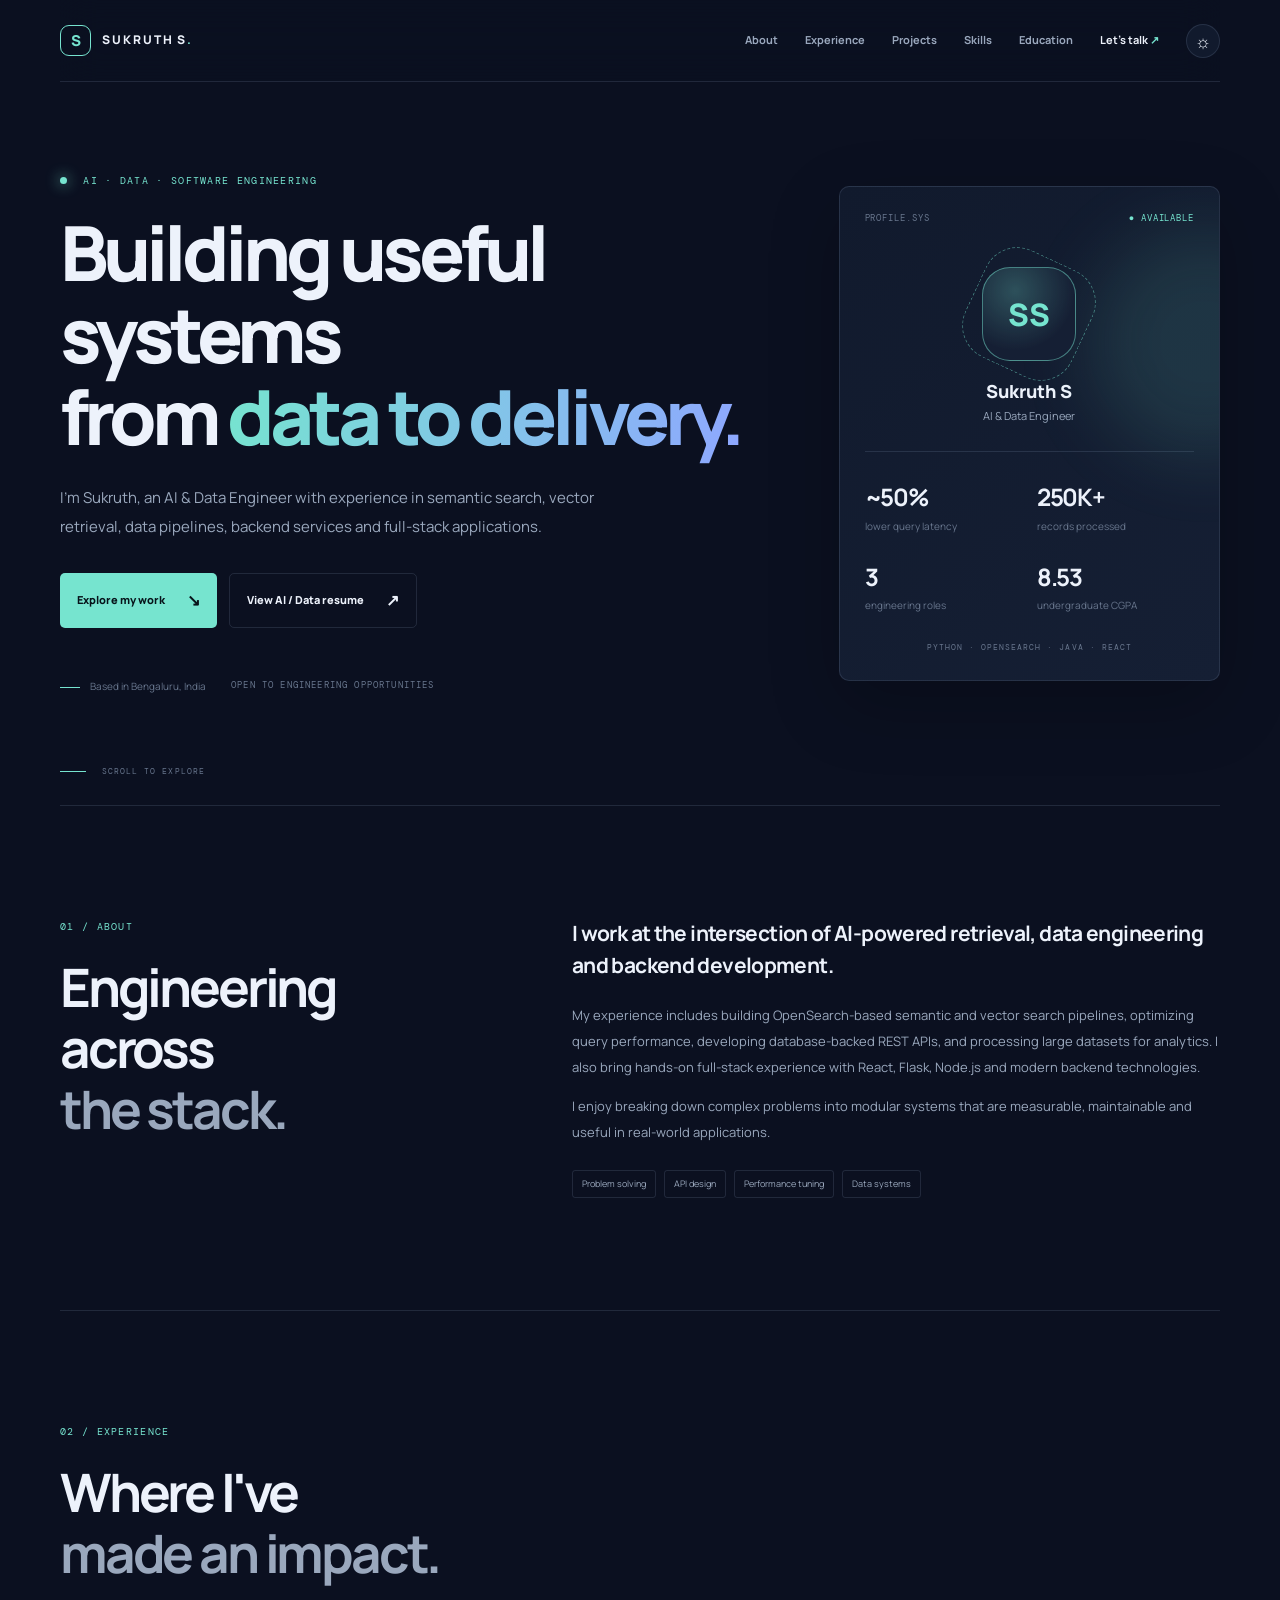
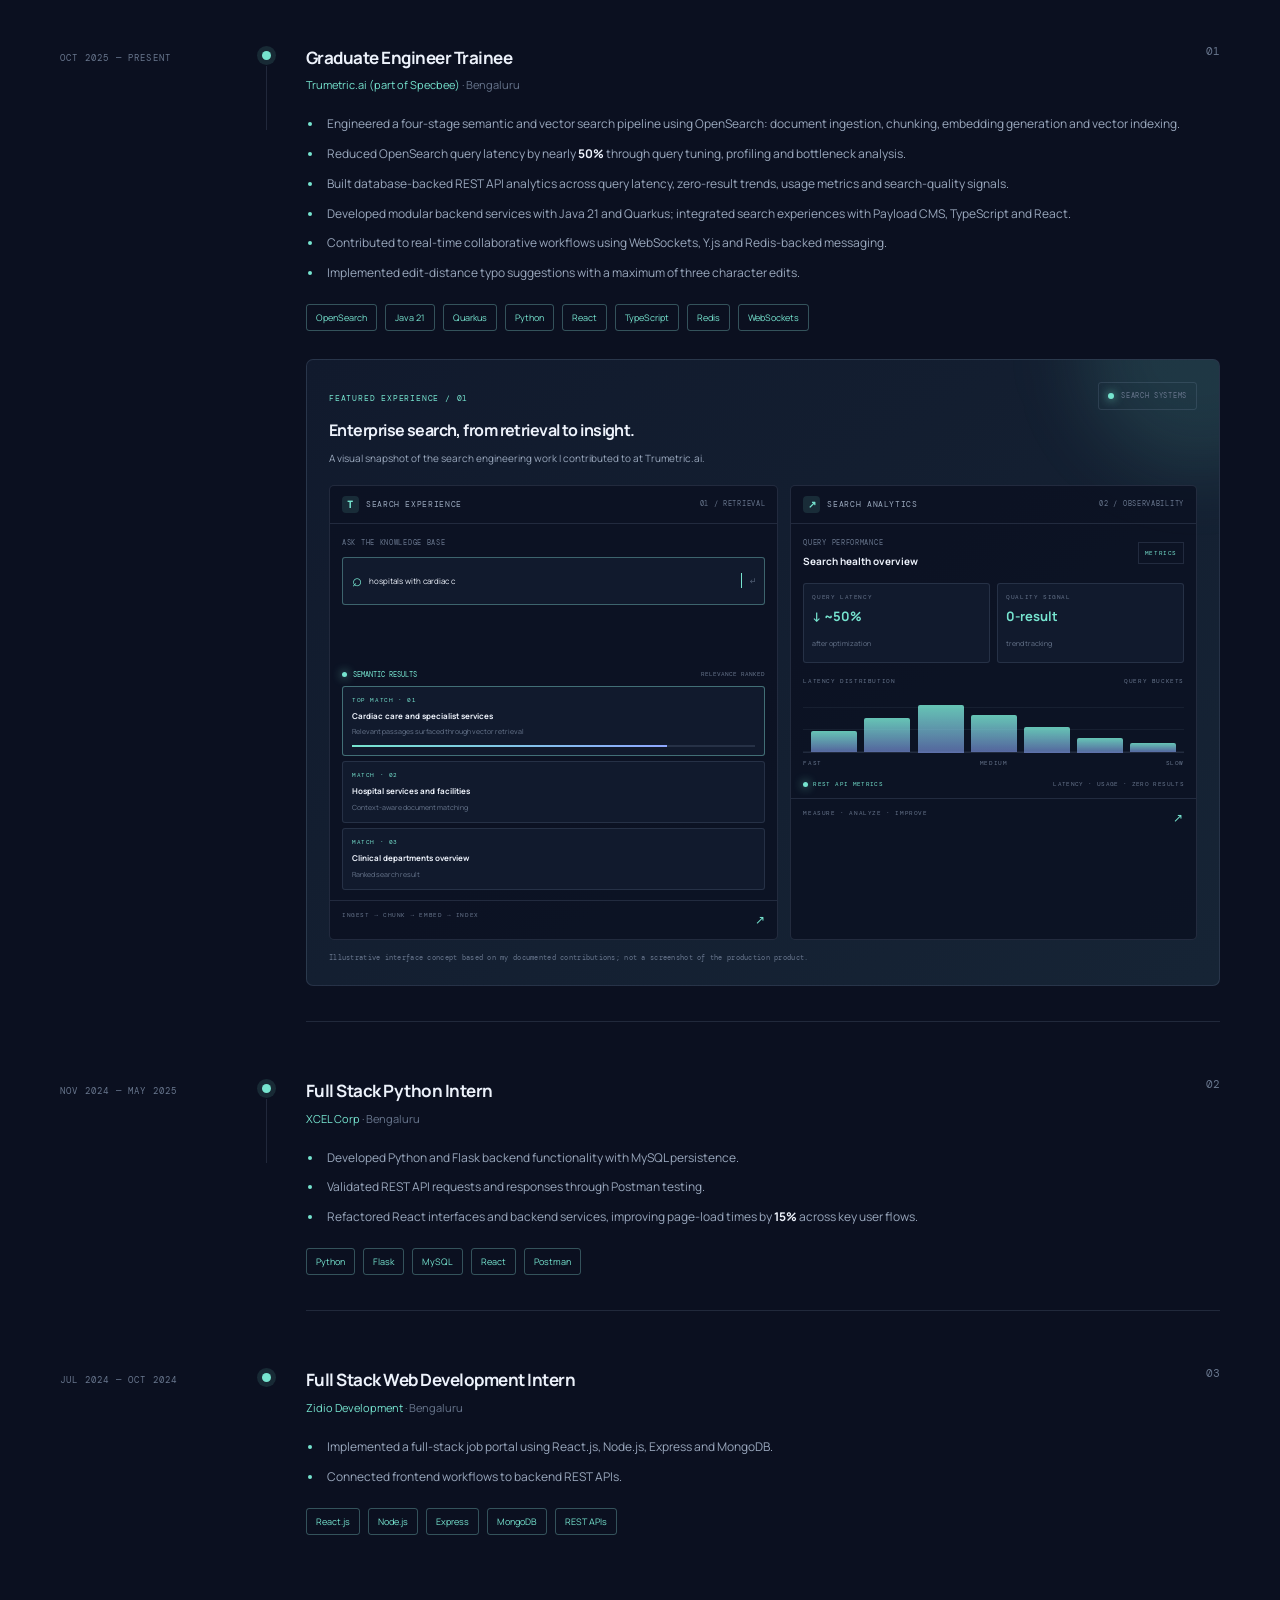
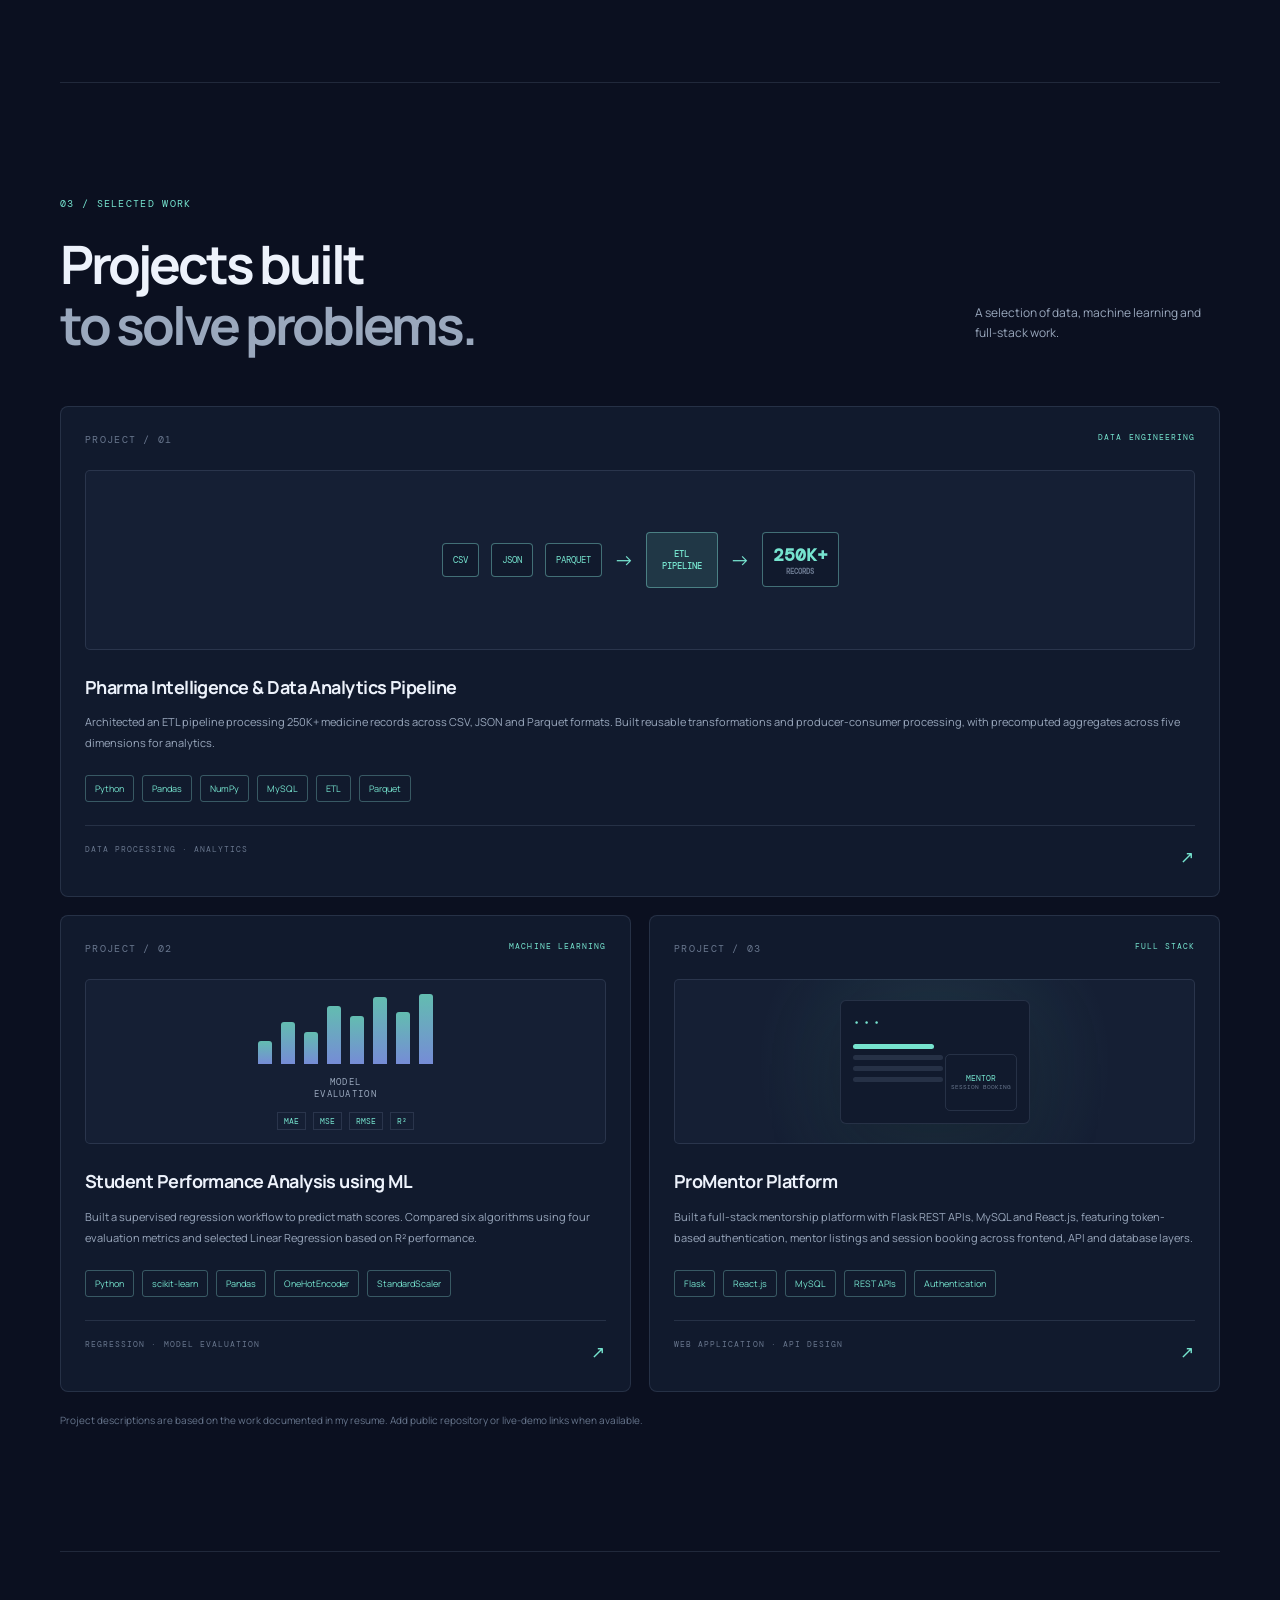
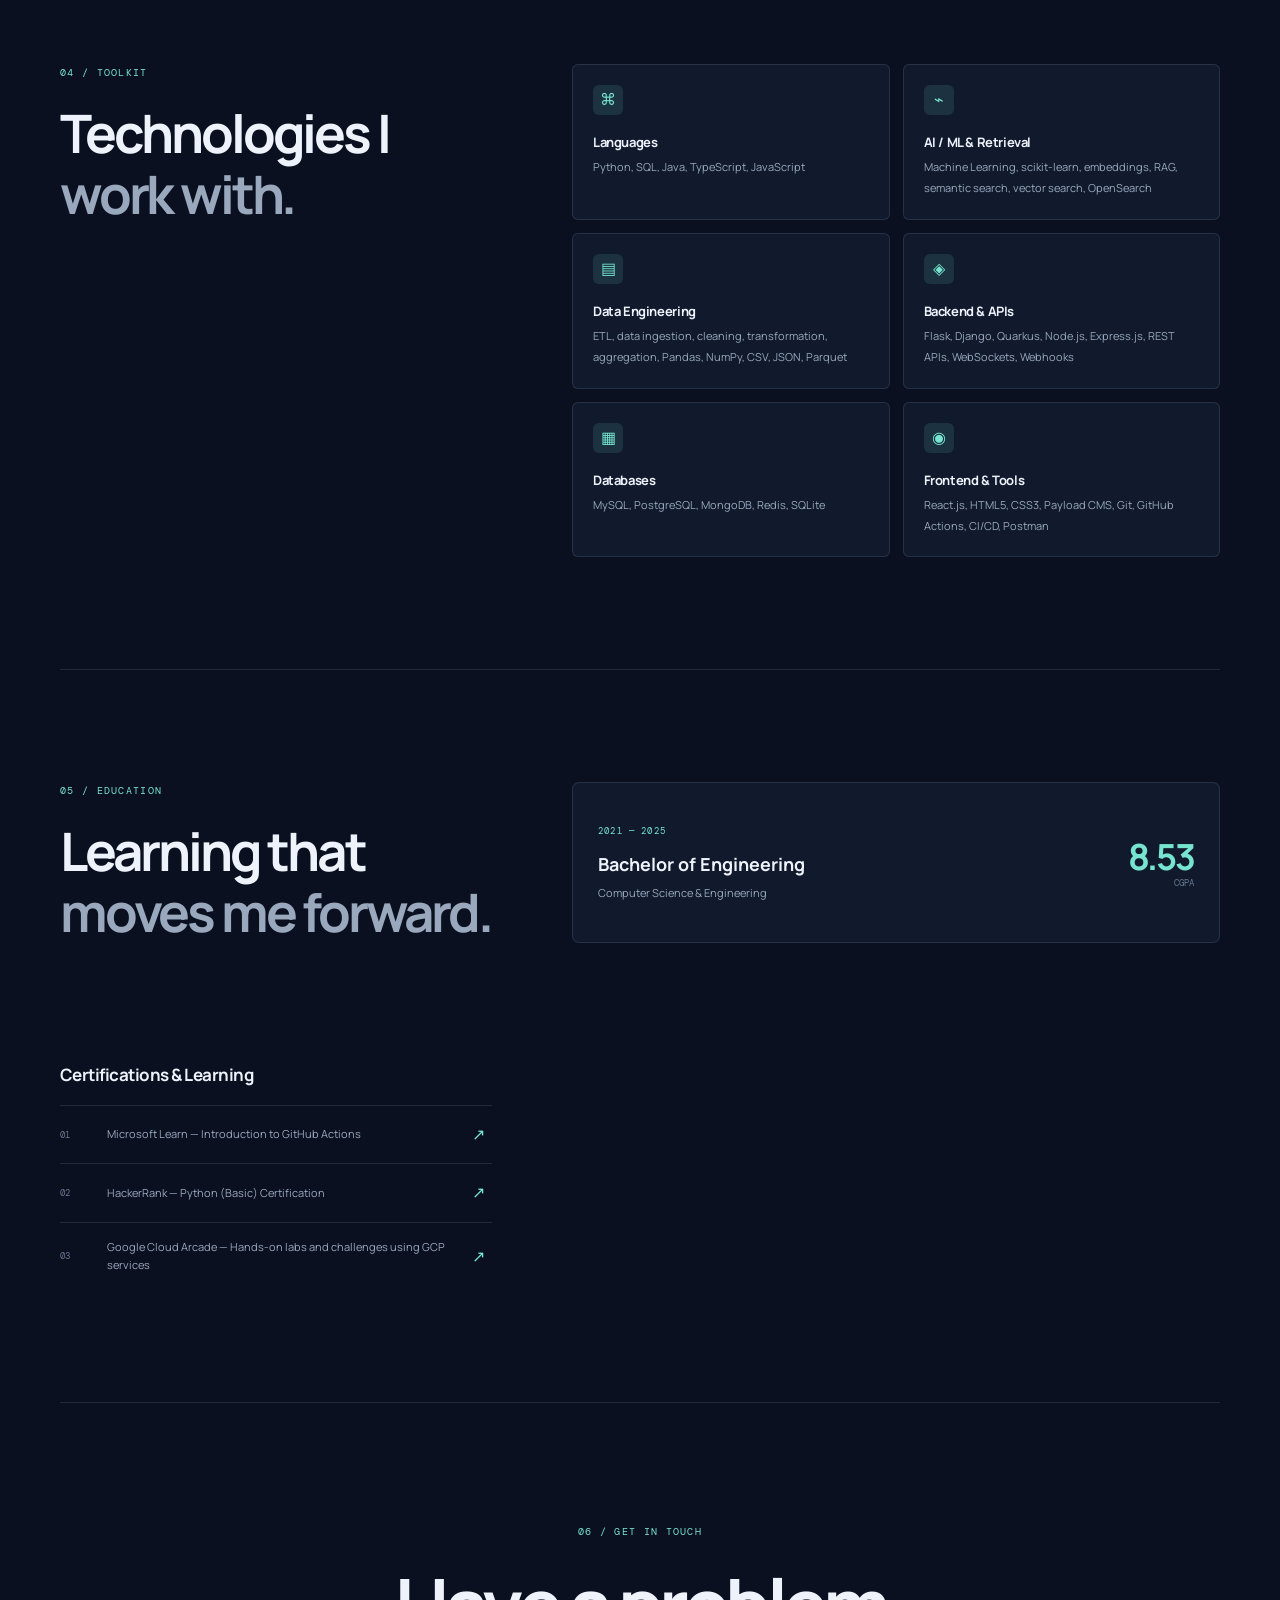
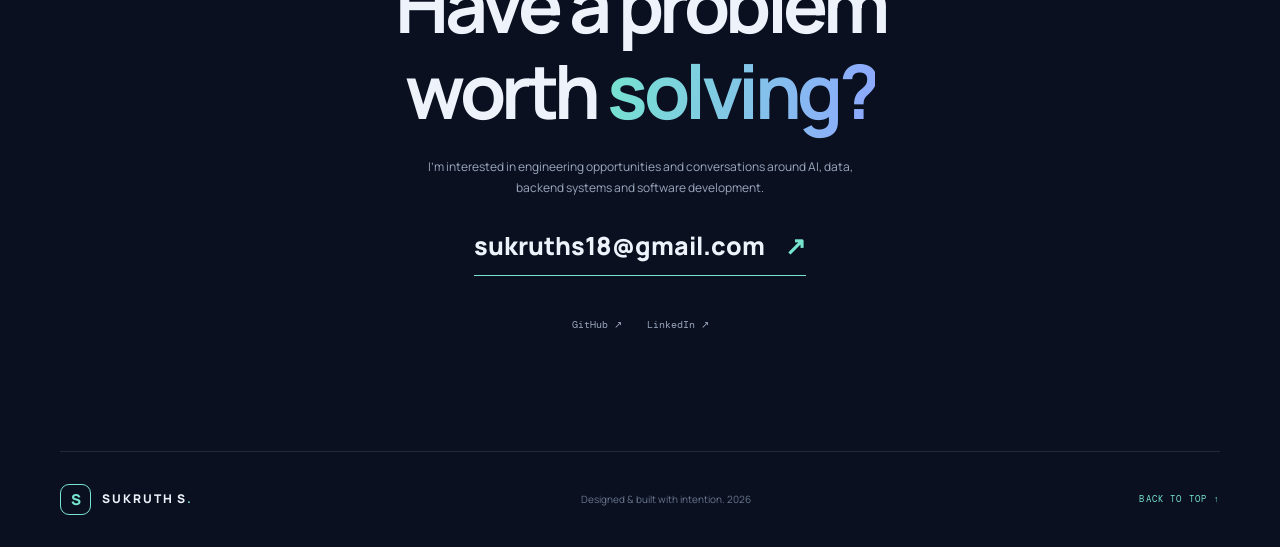
<file: index.html>
<!doctype html>
<html lang="en">
  <head>
    <meta charset="UTF-8" />
    <meta name="viewport" content="width=device-width, initial-scale=1.0" />
    <meta
      name="description"
      content="Sukruth S — AI & Data Engineer building search, data, backend and full-stack solutions."
    />
    <meta name="theme-color" content="#0b1020" />
    <title>Sukruth S | AI & Data Engineer</title>
    <link rel="preconnect" href="https://fonts.googleapis.com" />
    <link rel="preconnect" href="https://fonts.gstatic.com" crossorigin />
    <link
      href="https://fonts.googleapis.com/css2?family=DM+Mono:wght@400;500&family=Manrope:wght@400;500;600;700;800&display=swap"
      rel="stylesheet"
    />
    <link rel="stylesheet" href="style.css" />
    <script src="script.js" defer></script>
  </head>
  <body>
    <div class="site-shell">
      <header class="site-header">
        <a class="brand" href="#home" aria-label="Sukruth S home"
          ><span class="brand-mark">S</span
          ><span>SUKRUTH S<span class="brand-dot">.</span></span></a
        >
        <button
          class="menu-toggle"
          id="menuToggle"
          aria-label="Open navigation"
          aria-expanded="false"
        >
          <span></span><span></span><span></span>
        </button>
        <nav class="nav" id="siteNav" aria-label="Main navigation">
          <a href="#about">About</a>
          <a href="#experience">Experience</a>
          <a href="#projects">Projects</a>
          <a href="#skills">Skills</a>
          <a href="#education">Education</a>
          <a href="#contact" class="nav-contact">Let's talk <span>↗</span></a>
          <button
            class="theme-toggle"
            id="themeToggle"
            aria-label="Switch color theme"
            title="Switch color theme"
          >
            ☼
          </button>
        </nav>
      </header>

      <main>
        <section class="hero section" id="home">
          <div class="hero-copy">
            <p class="eyebrow">
              <span class="status-dot"></span> AI · DATA · SOFTWARE ENGINEERING
            </p>
            <h1>
              Building useful systems<br />from
              <span class="gradient-text">data to delivery.</span>
            </h1>
            <p class="hero-intro">
              I'm Sukruth, an AI & Data Engineer with experience in semantic
              search, vector retrieval, data pipelines, backend services and
              full-stack applications.
            </p>
            <div class="hero-actions">
              <a class="button button-primary" href="#projects"
                >Explore my work <span>↘</span></a
              >
              <a
                class="button button-ghost"
                href="assets/Sukruth-S.pdf"
                target="_blank"
                rel="noopener"
                >View AI / Data resume <span>↗</span></a
              >
              <!-- <a
                class="button button-ghost"
                href="./assets/Sukruth_S.pdf"
                target="_blank"
                rel="noopener noreferrer"
              >
                View Full Stack Resume <span>↗</span>
              </a> -->
            </div>
            <div class="hero-meta">
              <span><i class="meta-line"></i> Based in Bengaluru, India</span>
              <span class="mono">OPEN TO ENGINEERING OPPORTUNITIES</span>
            </div>
          </div>
          <aside class="hero-card" aria-label="Profile highlights">
            <div class="card-topline">
              <span>PROFILE.SYS</span
              ><span class="live-indicator">● AVAILABLE</span>
            </div>
            <div class="avatar">SS<span class="avatar-orbit"></span></div>
            <p class="hero-card-name">Sukruth S</p>
            <p class="hero-card-role">AI & Data Engineer</p>
            <div class="card-divider"></div>
            <div class="stat-grid">
              <div><strong>~50%</strong><span>lower query latency</span></div>
              <div><strong>250K+</strong><span>records processed</span></div>
              <div><strong>3</strong><span>engineering roles</span></div>
              <div><strong>8.53</strong><span>undergraduate CGPA</span></div>
            </div>
            <p class="card-foot mono">PYTHON · OPENSEARCH · JAVA · REACT</p>
          </aside>
          <a class="scroll-cue" href="#about"
            ><span></span> SCROLL TO EXPLORE</a
          >
        </section>

        <section class="section about-section" id="about">
          <div class="section-heading">
            <p class="eyebrow">01 / ABOUT</p>
            <h2>
              Engineering across<br /><span class="muted-heading"
                >the stack.</span
              >
            </h2>
          </div>
          <div class="about-content">
            <p class="about-lead">
              I work at the intersection of AI-powered retrieval, data
              engineering and backend development.
            </p>
            <p>
              My experience includes building OpenSearch-based semantic and
              vector search pipelines, optimizing query performance, developing
              database-backed REST APIs, and processing large datasets for
              analytics. I also bring hands-on full-stack experience with React,
              Flask, Node.js and modern backend technologies.
            </p>
            <p>
              I enjoy breaking down complex problems into modular systems that
              are measurable, maintainable and useful in real-world
              applications.
            </p>
            <div class="about-tags">
              <span>Problem solving</span><span>API design</span
              ><span>Performance tuning</span><span>Data systems</span>
            </div>
          </div>
        </section>

        <section class="section" id="experience">
          <div class="section-heading">
            <p class="eyebrow">02 / EXPERIENCE</p>
            <h2>
              Where I've<br /><span class="muted-heading">made an impact.</span>
            </h2>
          </div>
          <div class="timeline">
            <article class="timeline-item">
              <div class="timeline-date">OCT 2025 — PRESENT</div>
              <div class="timeline-marker"></div>
              <div class="timeline-content">
                <div class="role-heading">
                  <div>
                    <h3>Graduate Engineer Trainee</h3>
                    <p class="company">
                      Trumetric.ai (part of Specbee) <span>· Bengaluru</span>
                    </p>
                  </div>
                  <span class="role-index">01</span>
                </div>
                <ul>
                  <li>
                    Engineered a four-stage semantic and vector search pipeline
                    using OpenSearch: document ingestion, chunking, embedding
                    generation and vector indexing.
                  </li>
                  <li>
                    Reduced OpenSearch query latency by nearly
                    <strong>50%</strong> through query tuning, profiling and
                    bottleneck analysis.
                  </li>
                  <li>
                    Built database-backed REST API analytics across query
                    latency, zero-result trends, usage metrics and
                    search-quality signals.
                  </li>
                  <li>
                    Developed modular backend services with Java 21 and Quarkus;
                    integrated search experiences with Payload CMS, TypeScript
                    and React.
                  </li>
                  <li>
                    Contributed to real-time collaborative workflows using
                    WebSockets, Y.js and Redis-backed messaging.
                  </li>
                  <li>
                    Implemented edit-distance typo suggestions with a maximum of
                    three character edits.
                  </li>
                </ul>
                <div class="tech-list">
                  <span>OpenSearch</span><span>Java 21</span><span>Quarkus</span
                  ><span>Python</span><span>React</span><span>TypeScript</span
                  ><span>Redis</span><span>WebSockets</span>
                </div>

                <div
                  class="work-showcase reveal-on-scroll"
                  aria-label="Selected work on enterprise search"
                >
                  <div class="showcase-heading">
                    <div>
                      <span class="showcase-kicker"
                        >FEATURED EXPERIENCE / 01</span
                      >
                      <h4>Enterprise search, from retrieval to insight.</h4>
                      <p>
                        A visual snapshot of the search engineering work I
                        contributed to at Trumetric.ai.
                      </p>
                    </div>
                    <span class="showcase-live"><i></i> SEARCH SYSTEMS</span>
                  </div>
                  <div class="showcase-grid">
                    <article class="showcase-panel search-panel">
                      <div class="panel-top">
                        <span class="panel-brand"
                          ><b class="panel-brand-mark">T</b> SEARCH
                          EXPERIENCE</span
                        ><span class="panel-window">01 / RETRIEVAL</span>
                      </div>
                      <div class="search-demo">
                        <span class="demo-label">ASK THE KNOWLEDGE BASE</span>
                        <div
                          class="search-query"
                          aria-label="Animated example search query"
                        >
                          <span class="search-glass">⌕</span>

                          <span class="typewriter-text" data-typewriter
                            ></span
                          >

                          <span class="typewriter-cursor"></span>

                          <span class="query-enter">↵</span>
                        </div>
                        <div class="ai-answer" data-ai-answer>
                          <div class="ai-answer-header">
                            <div class="ai-answer-title">
                              <span class="ai-sparkle">✦</span>
                              <span>AI Overview</span>
                            </div>
                            <span class="ai-status"
                              >Generated from sources</span
                            >
                          </div>

                          <p class="ai-answer-text" data-answer-text>
                            Trusearch uses semantic and vector search to
                            understand the intent behind a query, retrieve
                            relevant information, and present a concise answer
                            grounded in source documents.
                          </p>

                          <div class="ai-answer-sources">
                            <span class="source-label">Sources</span>
                            <span class="source-chip">Knowledge Base</span>
                            <span class="source-chip">Search Results</span>
                            <span class="source-chip">Documentation</span>
                          </div>

                          <div class="ai-answer-footer">
                            <span
                              ><span class="answer-dot"></span> AI-powered
                              search experience</span
                            >
                            <span>Trusearch concept demo</span>
                          </div>
                        </div>
                        <!-- <div class="search-query"><span class="search-glass">⌕</span> hospitals with cardiac care in Bengaluru <span class="query-enter">↵</span></div> -->
                        <div class="result-meta">
                          <span class="result-dot"></span> SEMANTIC RESULTS
                          <span class="result-count">RELEVANCE RANKED</span>
                        </div>
                        <div class="result-card result-card-primary">
                          <span class="result-type">TOP MATCH · 01</span
                          ><b>Cardiac care and specialist services</b
                          ><small
                            >Relevant passages surfaced through vector
                            retrieval</small
                          >
                          <div class="result-meter"><i></i></div>
                        </div>
                        <div class="result-card">
                          <span class="result-type">MATCH · 02</span
                          ><b>Hospital services and facilities</b
                          ><small>Context-aware document matching</small>
                        </div>
                        <div class="result-card result-card-muted">
                          <span class="result-type">MATCH · 03</span
                          ><b>Clinical departments overview</b
                          ><small>Ranked search result</small>
                        </div>
                      </div>
                      <div class="panel-caption">
                        <span>INGEST → CHUNK → EMBED → INDEX</span
                        ><span class="caption-arrow">↗</span>
                      </div>
                    </article>
                    <article class="showcase-panel analytics-panel">
                      <div class="panel-top">
                        <span class="panel-brand"
                          ><b class="panel-brand-mark">↗</b> SEARCH
                          ANALYTICS</span
                        ><span class="panel-window">02 / OBSERVABILITY</span>
                      </div>
                      <div class="analytics-demo">
                        <div class="analytics-title">
                          <div>
                            <span class="demo-label">QUERY PERFORMANCE</span
                            ><b>Search health overview</b>
                          </div>
                          <span class="analytics-status">METRICS</span>
                        </div>
                        <div class="analytics-stat-row">
                          <div class="analytics-stat">
                            <small>QUERY LATENCY</small><b>↓ ~50%</b
                            ><span>after optimization</span>
                          </div>
                          <div class="analytics-stat">
                            <small>QUALITY SIGNAL</small><b>0-result</b
                            ><span>trend tracking</span>
                          </div>
                        </div>
                        <div class="chart-title">
                          <span>LATENCY DISTRIBUTION</span
                          ><span>QUERY BUCKETS</span>
                        </div>
                        <div class="latency-chart" aria-hidden="true">
                          <i style="--bar: 36%"></i><i style="--bar: 58%"></i
                          ><i style="--bar: 82%"></i><i style="--bar: 64%"></i
                          ><i style="--bar: 44%"></i><i style="--bar: 25%"></i
                          ><i style="--bar: 15%"></i>
                        </div>
                        <div class="chart-axis">
                          <span>FAST</span><span>MEDIUM</span><span>SLOW</span>
                        </div>
                        <div class="analytics-foot">
                          <span><i></i> REST API METRICS</span
                          ><span>LATENCY · USAGE · ZERO RESULTS</span>
                        </div>
                      </div>
                      <div class="panel-caption">
                        <span>MEASURE · ANALYZE · IMPROVE</span
                        ><span class="caption-arrow">↗</span>
                      </div>
                    </article>
                  </div>
                  <p class="showcase-note">
                    Illustrative interface concept based on my documented
                    contributions; not a screenshot of the production product.
                  </p>
                </div>
              </div>
            </article>
            <article class="timeline-item">
              <div class="timeline-date">NOV 2024 — MAY 2025</div>
              <div class="timeline-marker"></div>
              <div class="timeline-content">
                <div class="role-heading">
                  <div>
                    <h3>Full Stack Python Intern</h3>
                    <p class="company">XCEL Corp <span>· Bengaluru</span></p>
                  </div>
                  <span class="role-index">02</span>
                </div>
                <ul>
                  <li>
                    Developed Python and Flask backend functionality with MySQL
                    persistence.
                  </li>
                  <li>
                    Validated REST API requests and responses through Postman
                    testing.
                  </li>
                  <li>
                    Refactored React interfaces and backend services, improving
                    page-load times by <strong>15%</strong> across key user
                    flows.
                  </li>
                </ul>
                <div class="tech-list">
                  <span>Python</span><span>Flask</span><span>MySQL</span
                  ><span>React</span><span>Postman</span>
                </div>
              </div>
            </article>
            <article class="timeline-item">
              <div class="timeline-date">JUL 2024 — OCT 2024</div>
              <div class="timeline-marker"></div>
              <div class="timeline-content">
                <div class="role-heading">
                  <div>
                    <h3>Full Stack Web Development Intern</h3>
                    <p class="company">
                      Zidio Development <span>· Bengaluru</span>
                    </p>
                  </div>
                  <span class="role-index">03</span>
                </div>
                <ul>
                  <li>
                    Implemented a full-stack job portal using React.js, Node.js,
                    Express and MongoDB.
                  </li>
                  <li>Connected frontend workflows to backend REST APIs.</li>
                </ul>
                <div class="tech-list">
                  <span>React.js</span><span>Node.js</span><span>Express</span
                  ><span>MongoDB</span><span>REST APIs</span>
                </div>
              </div>
            </article>
          </div>
        </section>

        <section class="section projects-section" id="projects">
          <div class="section-heading section-heading-row">
            <div>
              <p class="eyebrow">03 / SELECTED WORK</p>
              <h2>
                Projects built<br /><span class="muted-heading"
                  >to solve problems.</span
                >
              </h2>
            </div>
            <p class="section-side-note">
              A selection of data, machine learning and full-stack work.
            </p>
          </div>
          <div class="project-grid">
            <article class="project-card project-featured">
              <div class="project-top">
                <span class="project-number">PROJECT / 01</span
                ><span class="project-type">DATA ENGINEERING</span>
              </div>
              <div class="project-visual visual-data">
                <div class="data-node node-a">CSV</div>
                <div class="data-node node-b">JSON</div>
                <div class="data-node node-c">PARQUET</div>
                <div class="data-flow">→</div>
                <div class="data-core">ETL<br />PIPELINE</div>
                <div class="data-flow">→</div>
                <div class="data-output">250K+<small>RECORDS</small></div>
              </div>
              <h3>Pharma Intelligence & Data Analytics Pipeline</h3>
              <p>
                Architected an ETL pipeline processing 250K+ medicine records
                across CSV, JSON and Parquet formats. Built reusable
                transformations and producer-consumer processing, with
                precomputed aggregates across five dimensions for analytics.
              </p>
              <div class="tech-list">
                <span>Python</span><span>Pandas</span><span>NumPy</span
                ><span>MySQL</span><span>ETL</span><span>Parquet</span>
              </div>
              <div class="project-footer">
                <span>DATA PROCESSING · ANALYTICS</span
                ><span class="project-arrow">↗</span>
              </div>
            </article>
            <article class="project-card">
              <div class="project-top">
                <span class="project-number">PROJECT / 02</span
                ><span class="project-type">MACHINE LEARNING</span>
              </div>
              <div class="project-visual visual-ml">
                <div class="ml-chart">
                  <i></i><i></i><i></i><i></i><i></i><i></i><i></i><i></i>
                </div>
                <div class="ml-label">MODEL<br />EVALUATION</div>
                <div class="ml-metrics">
                  <span>MAE</span><span>MSE</span><span>RMSE</span
                  ><span>R²</span>
                </div>
              </div>
              <h3>Student Performance Analysis using ML</h3>
              <p>
                Built a supervised regression workflow to predict math scores.
                Compared six algorithms using four evaluation metrics and
                selected Linear Regression based on R² performance.
              </p>
              <div class="tech-list">
                <span>Python</span><span>scikit-learn</span><span>Pandas</span
                ><span>OneHotEncoder</span><span>StandardScaler</span>
              </div>
              <div class="project-footer">
                <span>REGRESSION · MODEL EVALUATION</span
                ><span class="project-arrow">↗</span>
              </div>
            </article>
            <article class="project-card">
              <div class="project-top">
                <span class="project-number">PROJECT / 03</span
                ><span class="project-type">FULL STACK</span>
              </div>
              <div class="project-visual visual-mentor">
                <div class="mentor-window">
                  <div class="window-dots">•••</div>
                  <div class="mentor-lines"><b></b><i></i><i></i><i></i></div>
                  <div class="mentor-profile">
                    MENTOR<br /><small>SESSION BOOKING</small>
                  </div>
                </div>
              </div>
              <h3>ProMentor Platform</h3>
              <p>
                Built a full-stack mentorship platform with Flask REST APIs,
                MySQL and React.js, featuring token-based authentication, mentor
                listings and session booking across frontend, API and database
                layers.
              </p>
              <div class="tech-list">
                <span>Flask</span><span>React.js</span><span>MySQL</span
                ><span>REST APIs</span><span>Authentication</span>
              </div>
              <div class="project-footer">
                <span>WEB APPLICATION · API DESIGN</span
                ><span class="project-arrow">↗</span>
              </div>
            </article>
          </div>
          <p class="project-note">
            Project descriptions are based on the work documented in my resume.
            Add public repository or live-demo links when available.
          </p>
        </section>

        <section class="section skills-section" id="skills">
          <div class="section-heading">
            <p class="eyebrow">04 / TOOLKIT</p>
            <h2>
              Technologies I<br /><span class="muted-heading">work with.</span>
            </h2>
          </div>
          <div class="skills-grid">
            <article class="skill-group">
              <span class="skill-icon">⌘</span>
              <h3>Languages</h3>
              <p>Python, SQL, Java, TypeScript, JavaScript</p>
            </article>
            <article class="skill-group">
              <span class="skill-icon">⌁</span>
              <h3>AI / ML & Retrieval</h3>
              <p>
                Machine Learning, scikit-learn, embeddings, RAG, semantic
                search, vector search, OpenSearch
              </p>
            </article>
            <article class="skill-group">
              <span class="skill-icon">▤</span>
              <h3>Data Engineering</h3>
              <p>
                ETL, data ingestion, cleaning, transformation, aggregation,
                Pandas, NumPy, CSV, JSON, Parquet
              </p>
            </article>
            <article class="skill-group">
              <span class="skill-icon">◈</span>
              <h3>Backend & APIs</h3>
              <p>
                Flask, Django, Quarkus, Node.js, Express.js, REST APIs,
                WebSockets, Webhooks
              </p>
            </article>
            <article class="skill-group">
              <span class="skill-icon">▦</span>
              <h3>Databases</h3>
              <p>MySQL, PostgreSQL, MongoDB, Redis, SQLite</p>
            </article>
            <article class="skill-group">
              <span class="skill-icon">◉</span>
              <h3>Frontend & Tools</h3>
              <p>
                React.js, HTML5, CSS3, Payload CMS, Git, GitHub Actions, CI/CD,
                Postman
              </p>
            </article>
          </div>
        </section>

        <section class="section education-section" id="education">
          <div class="section-heading">
            <p class="eyebrow">05 / EDUCATION</p>
            <h2>
              Learning that<br /><span class="muted-heading"
                >moves me forward.</span
              >
            </h2>
          </div>
          <div class="education-card">
            <div>
              <p class="eyebrow">2021 — 2025</p>
              <h3>Bachelor of Engineering</h3>
              <p>Computer Science & Engineering</p>
            </div>
            <div class="education-score">
              <strong>8.53</strong><span>CGPA</span>
            </div>
          </div>
          <div class="certifications">
            <h3>Certifications & Learning</h3>
            <div class="cert-row">
              <span>01</span>
              <p>Microsoft Learn — Introduction to GitHub Actions</p>
              <span class="cert-mark">↗</span>
            </div>
            <div class="cert-row">
              <span>02</span>
              <p>HackerRank — Python (Basic) Certification</p>
              <span class="cert-mark">↗</span>
            </div>
            <div class="cert-row">
              <span>03</span>
              <p>
                Google Cloud Arcade — Hands-on labs and challenges using GCP
                services
              </p>
              <span class="cert-mark">↗</span>
            </div>
          </div>
        </section>

        <section class="contact-section section" id="contact">
          <p class="eyebrow">06 / GET IN TOUCH</p>
          <h2>
            Have a problem<br />worth
            <span class="gradient-text">solving?</span>
          </h2>
          <p class="contact-intro">
            I'm interested in engineering opportunities and conversations around
            AI, data, backend systems and software development.
          </p>
          <a class="contact-email" href="mailto:sukruths18@gmail.com"
            >sukruths18@gmail.com <span>↗</span></a
          >
          <div class="contact-links">
            <a
              href="https://github.com/SUKRUTH-0303"
              target="_blank"
              rel="noopener"
              >GitHub ↗</a
            >
            <a
              href="https://www.linkedin.com/in/sukruth-s-9b9525245/"
              target="_blank"
              rel="noopener"
              >LinkedIn ↗</a
            >
          </div>
        </section>
      </main>

      <footer class="footer">
        <a class="brand" href="#home"
          ><span class="brand-mark">S</span
          ><span>SUKRUTH S<span class="brand-dot">.</span></span></a
        >
        <p>Designed & built with intention. <span id="currentYear"></span></p>
        <a href="#home" class="back-top">BACK TO TOP ↑</a>
      </footer>
    </div>
  </body>
</html>
</file>
<file: style.css>
/* Sukruth S — personal engineering portfolio */
:root {
  color-scheme: dark;
  --bg: #0b1020;
  --surface: #111a2d;
  --surface-2: #151f34;
  --text: #edf2fb;
  --muted: #9aa8bd;
  --faint: #68768d;
  --line: rgba(164, 183, 211, .15);
  --accent: #76e4cf;
  --accent-2: #8ea7ff;
  --glow: rgba(118, 228, 207, .12);
  --shadow: 0 24px 70px rgba(0, 0, 0, .22);
}
[data-theme="light"] {
  color-scheme: light;
  --bg: #f5f7fb;
  --surface: #ffffff;
  --surface-2: #edf1f8;
  --text: #152035;
  --muted: #526078;
  --faint: #7c8799;
  --line: rgba(35, 55, 85, .15);
  --accent: #087f72;
  --accent-2: #4e62c8;
  --glow: rgba(8, 127, 114, .10);
  --shadow: 0 24px 70px rgba(30, 50, 80, .09);
}
* { box-sizing: border-box; }
html { scroll-behavior: smooth; scroll-padding-top: 90px; }
body { margin: 0; background: var(--bg); color: var(--text); font-family: "Manrope", sans-serif; line-height: 1.7; transition: background .25s, color .25s; }
a { color: inherit; text-decoration: none; }
button { font: inherit; }
.site-shell { width: min(1160px, calc(100% - 48px)); margin: 0 auto; }
.site-header { height: 82px; display: flex; align-items: center; justify-content: space-between; border-bottom: 1px solid var(--line); position: sticky; top: 0; z-index: 20; background: color-mix(in srgb, var(--bg) 88%, transparent); backdrop-filter: blur(18px); }
.brand { display: inline-flex; align-items: center; gap: 11px; font-size: 12px; font-weight: 800; letter-spacing: .16em; }
.brand-mark { display: grid; place-items: center; width: 31px; height: 31px; border: 1px solid var(--accent); color: var(--accent); border-radius: 9px; font-size: 15px; letter-spacing: 0; }
.brand-dot { color: var(--accent); }
.nav { display: flex; align-items: center; gap: 27px; font-size: 11px; font-weight: 700; color: var(--muted); }
.nav a { transition: color .2s; }
.nav a:hover, .nav a.active { color: var(--accent); }
.nav-contact { color: var(--text) !important; }
.nav-contact span { color: var(--accent); }
.theme-toggle, .menu-toggle { border: 1px solid var(--line); color: var(--text); background: var(--surface); cursor: pointer; border-radius: 50%; width: 34px; height: 34px; }
.theme-toggle { font-size: 18px; line-height: 1; }
.menu-toggle { display: none; }
.section { padding: 112px 0; border-bottom: 1px solid var(--line); }
.hero { min-height: 660px; display: grid; grid-template-columns: 1.3fr .7fr; align-items: center; gap: 70px; position: relative; padding-top: 90px; padding-bottom: 110px; }
.eyebrow, .mono, .timeline-date, .project-number, .project-type, .project-footer, .scroll-cue, .back-top { font-family: "DM Mono", monospace; font-size: 10px; letter-spacing: .13em; }
.eyebrow { color: var(--accent); margin: 0 0 22px; }
.status-dot { display: inline-block; width: 7px; height: 7px; border-radius: 50%; background: var(--accent); margin-right: 9px; box-shadow: 0 0 14px var(--accent); }
h1, h2, h3, p { margin-top: 0; }
h1 { font-size: clamp(42px, 6.2vw, 76px); line-height: 1.08; letter-spacing: -.065em; margin-bottom: 27px; font-weight: 800; }
.gradient-text { background: linear-gradient(100deg, var(--accent), var(--accent-2)); color: transparent; background-clip: text; -webkit-background-clip: text; }
.hero-intro { color: var(--muted); font-size: 15px; max-width: 590px; line-height: 1.9; }
.hero-actions { display: flex; flex-wrap: wrap; gap: 12px; margin-top: 32px; }
.button { display: inline-flex; align-items: center; gap: 22px; padding: 13px 17px; border-radius: 5px; font-size: 11px; font-weight: 800; transition: transform .2s, background .2s; }
.button:hover { transform: translateY(-3px); }
.button-primary { background: var(--accent); color: #07131a; }
.button-ghost { border: 1px solid var(--line); color: var(--text); }
.button span { font-size: 16px; }
.hero-meta { display: flex; gap: 25px; flex-wrap: wrap; margin-top: 50px; color: var(--faint); font-size: 10px; }
.meta-line { display: inline-block; width: 20px; height: 1px; background: var(--accent); vertical-align: middle; margin-right: 8px; }
.hero-meta .mono { font-size: 9px; }
.hero-card { background: linear-gradient(145deg, var(--surface), var(--surface-2)); border: 1px solid var(--line); padding: 25px; border-radius: 10px; box-shadow: var(--shadow); position: relative; overflow: hidden; }
.hero-card:before { content: ""; position: absolute; width: 230px; height: 230px; border-radius: 50%; background: var(--glow); filter: blur(35px); right: -100px; top: 40px; }
.card-topline { display: flex; justify-content: space-between; font: 9px "DM Mono", monospace; color: var(--faint); letter-spacing: .1em; position: relative; }
.live-indicator { color: var(--accent); }
.avatar { width: 94px; height: 94px; display: grid; place-items: center; margin: 43px auto 15px; border-radius: 28px; border: 1px solid color-mix(in srgb, var(--accent) 50%, transparent); background: radial-gradient(circle at 35% 25%, rgba(118,228,207,.25), transparent 65%), var(--surface-2); color: var(--accent); font-size: 31px; font-weight: 800; position: relative; }
.avatar-orbit { position: absolute; width: 118px; height: 118px; border: 1px dashed color-mix(in srgb, var(--accent) 45%, transparent); border-radius: 35px; transform: rotate(25deg); }
.hero-card-name, .hero-card-role { text-align: center; margin-bottom: 0; }
.hero-card-name { font-size: 18px; font-weight: 800; }
.hero-card-role { color: var(--muted); font-size: 11px; }
.card-divider { height: 1px; background: var(--line); margin: 25px 0; }
.stat-grid { display: grid; grid-template-columns: 1fr 1fr; gap: 22px 15px; }
.stat-grid div { display: flex; flex-direction: column; }
.stat-grid strong { font-size: 24px; letter-spacing: -.05em; }
.stat-grid span { color: var(--faint); font-size: 10px; }
.card-foot { margin: 27px 0 0; color: var(--faint); font-size: 8px; text-align: center; }
.scroll-cue { position: absolute; bottom: 27px; left: 0; color: var(--faint); font-size: 8px; }
.scroll-cue span { display: inline-block; width: 26px; height: 1px; background: var(--accent); vertical-align: middle; margin-right: 10px; }
.about-section, .skills-section, .education-section { display: grid; grid-template-columns: .8fr 1.2fr; gap: 80px; }
.section-heading h2, .contact-section h2 { font-size: clamp(34px, 4.5vw, 53px); line-height: 1.15; letter-spacing: -.06em; margin: 0; }
.muted-heading { color: var(--muted); }
.about-content { max-width: 650px; }
.about-lead { font-size: 21px; line-height: 1.5; font-weight: 700; letter-spacing: -.03em; }
.about-content > p:not(.about-lead) { color: var(--muted); font-size: 13px; line-height: 2; }
.about-tags, .tech-list { display: flex; flex-wrap: wrap; gap: 8px; }
.about-tags { margin-top: 25px; }
.about-tags span, .tech-list span { border: 1px solid var(--line); border-radius: 3px; padding: 5px 9px; font-size: 9px; color: var(--muted); }
.timeline { margin-top: 60px; }
.timeline-item { display: grid; grid-template-columns: 180px 22px 1fr; gap: 22px; position: relative; padding-bottom: 55px; }
.timeline-item:last-child { padding-bottom: 0; }
.timeline-date { color: var(--faint); padding-top: 7px; font-size: 9px; }
.timeline-marker { width: 9px; height: 9px; background: var(--accent); border-radius: 50%; margin-top: 7px; box-shadow: 0 0 0 5px var(--glow); position: relative; }
.timeline-item:not(:last-child) .timeline-marker:after { content: ""; position: absolute; top: 15px; left: 4px; width: 1px; height: calc(100% + 55px); background: var(--line); }
.timeline-content { padding-bottom: 35px; border-bottom: 1px solid var(--line); }
.timeline-item:last-child .timeline-content { border-bottom: 0; }
.role-heading { display: flex; justify-content: space-between; gap: 20px; }
.role-heading h3, .project-card h3, .skill-group h3, .certifications h3 { font-size: 17px; letter-spacing: -.03em; margin: 0 0 4px; }
.company { color: var(--accent); font-size: 11px; margin-bottom: 18px; }
.company span { color: var(--faint); }
.role-index { color: var(--faint); font: 11px "DM Mono", monospace; }
.timeline-content ul { padding-left: 17px; margin: 0 0 19px; color: var(--muted); font-size: 12px; line-height: 1.9; }
.timeline-content li { padding-left: 4px; margin-bottom: 7px; }
.timeline-content li::marker { color: var(--accent); }
.timeline-content strong { color: var(--text); }
.tech-list { margin-top: 15px; }
.tech-list span { color: var(--accent); border-color: color-mix(in srgb, var(--accent) 22%, var(--line)); }
.section-heading-row { display: flex; justify-content: space-between; align-items: end; gap: 30px; }
.section-side-note { max-width: 245px; color: var(--muted); font-size: 12px; }
.project-grid { display: grid; grid-template-columns: 1fr 1fr; gap: 18px; margin-top: 50px; }
.project-card { padding: 24px; background: var(--surface); border: 1px solid var(--line); border-radius: 8px; display: flex; flex-direction: column; min-width: 0; transition: transform .25s, border-color .25s; }
.project-card:hover { transform: translateY(-5px); border-color: color-mix(in srgb, var(--accent) 50%, var(--line)); }
.project-featured { grid-column: span 2; }
.project-top, .project-footer { display: flex; justify-content: space-between; gap: 10px; color: var(--faint); font-size: 8px; }
.project-type { color: var(--accent); font-size: 8px; }
.project-visual { min-height: 165px; margin: 22px 0; border: 1px solid var(--line); border-radius: 5px; background: var(--surface-2); position: relative; overflow: hidden; display: flex; align-items: center; justify-content: center; gap: 12px; }
.visual-data { min-height: 180px; }
.data-node, .data-core, .data-output { font: 9px "DM Mono", monospace; padding: 10px; border: 1px solid color-mix(in srgb, var(--accent) 35%, var(--line)); border-radius: 4px; color: var(--accent); background: var(--surface); text-align: center; }
.data-core { background: var(--glow); font-weight: 500; padding: 15px; }
.data-output { font-size: 18px; font-weight: 700; }
.data-output small { display: block; font-size: 7px; color: var(--faint); }
.data-flow { color: var(--accent); font-size: 20px; }
.project-card h3 { font-size: 18px; margin-bottom: 10px; }
.project-card > p { color: var(--muted); font-size: 11px; line-height: 1.9; }
.project-card .tech-list { margin-top: auto; padding-top: 10px; }
.project-footer { border-top: 1px solid var(--line); padding-top: 17px; margin-top: 23px; }
.project-arrow { color: var(--accent); font-size: 17px; }
.visual-ml { flex-direction: column; gap: 12px; }
.ml-chart { display: flex; align-items: end; gap: 9px; height: 70px; }
.ml-chart i { width: 14px; border-radius: 3px 3px 0 0; background: linear-gradient(var(--accent), var(--accent-2)); opacity: .8; }
.ml-chart i:nth-child(1) { height: 32%; }.ml-chart i:nth-child(2) { height: 60%; }.ml-chart i:nth-child(3) { height: 45%; }.ml-chart i:nth-child(4) { height: 82%; }.ml-chart i:nth-child(5) { height: 68%; }.ml-chart i:nth-child(6) { height: 95%; }.ml-chart i:nth-child(7) { height: 74%; }.ml-chart i:nth-child(8) { height: 100%; }
.ml-label { font: 9px "DM Mono", monospace; letter-spacing: .14em; color: var(--muted); text-align: center; }
.ml-metrics { display: flex; gap: 7px; }.ml-metrics span { font: 8px "DM Mono", monospace; color: var(--accent); border: 1px solid var(--line); padding: 3px 6px; }
.visual-mentor { background: radial-gradient(circle at 50% 50%, var(--glow), transparent 65%), var(--surface-2); }
.mentor-window { width: 190px; padding: 12px; border: 1px solid var(--line); background: var(--surface); border-radius: 6px; box-shadow: var(--shadow); }
.window-dots { color: var(--accent); font-size: 11px; letter-spacing: 3px; }
.mentor-lines { display: flex; flex-direction: column; gap: 6px; margin-top: 12px; width: 55%; }
.mentor-lines b, .mentor-lines i { height: 5px; border-radius: 5px; background: var(--line); }.mentor-lines b { width: 90%; background: var(--accent); }
.mentor-profile { margin-top: -28px; margin-left: auto; width: 72px; height: 57px; display: grid; place-content: center; text-align: center; border: 1px solid var(--line); border-radius: 5px; color: var(--accent); font: 8px "DM Mono", monospace; }
.mentor-profile small { color: var(--faint); font-size: 6px; }
.project-note { color: var(--faint); font-size: 10px; margin-top: 20px; }
.skills-grid { display: grid; grid-template-columns: 1fr 1fr; gap: 13px; }
.skill-group { padding: 20px; border: 1px solid var(--line); border-radius: 6px; background: var(--surface); }
.skill-icon { display: inline-grid; place-items: center; width: 30px; height: 30px; color: var(--accent); background: var(--glow); border-radius: 6px; margin-bottom: 16px; }
.skill-group h3 { font-size: 13px; }
.skill-group p { color: var(--muted); font-size: 11px; line-height: 1.9; margin: 0; }
.education-card { padding: 25px; background: var(--surface); border: 1px solid var(--line); border-radius: 7px; display: flex; justify-content: space-between; align-items: center; }
.education-card .eyebrow { margin-bottom: 10px; font-size: 9px; }
.education-card h3 { font-size: 18px; margin-bottom: 4px; }
.education-card p:not(.eyebrow) { color: var(--muted); font-size: 11px; margin: 0; }
.education-score { display: flex; flex-direction: column; align-items: end; }
.education-score strong { font-size: 36px; letter-spacing: -.06em; color: var(--accent); line-height: 1.1; }
.education-score span { color: var(--faint); font: 9px "DM Mono", monospace; }
.certifications { margin-top: 38px; }
.certifications h3 { margin-bottom: 15px; }
.cert-row { display: grid; grid-template-columns: 35px 1fr 20px; align-items: center; gap: 12px; border-top: 1px solid var(--line); padding: 15px 0; }
.cert-row > span:first-child { font: 9px "DM Mono", monospace; color: var(--faint); }
.cert-row p { margin: 0; font-size: 11px; color: var(--muted); }
.cert-mark { color: var(--accent); }
.contact-section { text-align: center; padding: 120px 0; }
.contact-section .eyebrow { margin-bottom: 22px; }
.contact-section h2 { font-size: clamp(43px, 7vw, 75px); }
.contact-intro { max-width: 470px; margin: 23px auto 27px; color: var(--muted); font-size: 12px; }
.contact-email { display: inline-flex; gap: 20px; align-items: center; font-size: clamp(17px, 3vw, 25px); font-weight: 800; border-bottom: 1px solid var(--accent); padding-bottom: 7px; }
.contact-email span { color: var(--accent); }
.contact-links { display: flex; justify-content: center; flex-wrap: wrap; gap: 25px; margin-top: 42px; color: var(--muted); font: 10px "DM Mono", monospace; }
.contact-links a:hover { color: var(--accent); }
.footer { min-height: 95px; display: flex; align-items: center; justify-content: space-between; gap: 20px; }
.footer p { margin: 0; color: var(--faint); font-size: 10px; }
.back-top { color: var(--accent); font-size: 9px; }
@media (max-width: 850px) {
  .nav { gap: 15px; }
  .hero { gap: 35px; }
  .about-section, .skills-section, .education-section { gap: 40px; }
  .timeline-item { grid-template-columns: 145px 18px 1fr; gap: 14px; }
}
@media (max-width: 680px) {
  .site-shell { width: min(100% - 34px, 560px); }
  .site-header { height: 70px; }
  .menu-toggle { display: flex; flex-direction: column; justify-content: center; gap: 4px; padding: 8px; }
  .menu-toggle span { display: block; height: 1px; width: 16px; background: var(--text); }
  .nav { display: none; position: absolute; top: 69px; left: -17px; right: -17px; padding: 20px 25px 25px; background: var(--bg); border-bottom: 1px solid var(--line); flex-direction: column; align-items: stretch; gap: 17px; }
  .nav.open { display: flex; }
  .theme-toggle { align-self: flex-start; }
  .hero { grid-template-columns: 1fr; padding-top: 75px; padding-bottom: 95px; gap: 45px; }
  h1 { font-size: clamp(42px, 12vw, 62px); }
  .hero-card { max-width: 390px; width: 100%; margin: 0 auto; }
  .hero-meta { margin-top: 30px; }
  .scroll-cue { bottom: 25px; }
  .section { padding: 78px 0; }
  .about-section, .skills-section, .education-section { grid-template-columns: 1fr; gap: 30px; }
  .section-heading h2 { font-size: 40px; }
  .timeline { margin-top: 40px; }
  .timeline-item { grid-template-columns: 1fr 15px; gap: 12px; padding-bottom: 35px; }
  .timeline-date { grid-column: 1 / -1; }
  .timeline-marker { grid-column: 2; grid-row: 2; }
  .timeline-content { grid-column: 1; grid-row: 2; }
  .timeline-item:not(:last-child) .timeline-marker:after { height: calc(100% + 35px); }
  .section-heading-row { display: block; }
  .section-side-note { margin-top: 18px; }
  .project-grid { grid-template-columns: 1fr; margin-top: 35px; }
  .project-featured { grid-column: auto; }
  .visual-data { gap: 6px; }
  .data-node, .data-core, .data-output { padding: 7px; font-size: 7px; }
  .data-output { font-size: 14px; }
  .skills-grid { grid-template-columns: 1fr; }
  .contact-section { padding: 85px 0; }
  .footer { padding: 22px 0; flex-wrap: wrap; }
}
@media (prefers-reduced-motion: reduce) {
  *, *::before, *::after { scroll-behavior: auto !important; transition-duration: .01ms !important; animation-duration: .01ms !important; }
}


/* Trumetric / enterprise-search experience showcase */
.work-showcase { margin-top:28px; padding:22px; border:1px solid var(--line); border-radius:7px; background:linear-gradient(145deg,var(--surface),color-mix(in srgb,var(--accent) 5%,var(--surface))); position:relative; overflow:hidden; }
.work-showcase::before { content:""; position:absolute; width:240px; height:240px; right:-100px; top:-130px; border-radius:50%; background:var(--glow); filter:blur(35px); pointer-events:none; }
.showcase-heading { display:flex; justify-content:space-between; align-items:flex-start; gap:18px; position:relative; z-index:1; margin-bottom:18px; }
.showcase-kicker,.panel-window,.demo-label,.result-type,.chart-title,.chart-axis,.analytics-stat small,.analytics-status,.panel-caption,.showcase-live,.showcase-note { font-family:"DM Mono",monospace; letter-spacing:.1em; }
.showcase-kicker { color:var(--accent); font-size:8px; }.showcase-heading h4 { font-size:16px; letter-spacing:-.035em; margin:8px 0 5px; }.showcase-heading p { color:var(--muted); font-size:10px; line-height:1.7; margin:0; max-width:460px; }
.showcase-live { flex:0 0 auto; color:var(--faint); font-size:7px; display:flex; align-items:center; gap:7px; padding:7px 9px; border:1px solid var(--line); border-radius:3px; }
.showcase-live i,.result-dot,.analytics-foot i { width:6px; height:6px; border-radius:50%; background:var(--accent); box-shadow:0 0 10px var(--accent); display:inline-block; }
.showcase-grid { display:grid; grid-template-columns:1.05fr .95fr; gap:12px; position:relative; z-index:1; }.showcase-panel { min-width:0; border:1px solid var(--line); border-radius:5px; background:color-mix(in srgb,var(--bg) 78%,transparent); overflow:hidden; transition:transform .28s ease,border-color .28s ease,box-shadow .28s ease; }
.showcase-panel:hover { transform:translateY(-5px); border-color:color-mix(in srgb,var(--accent) 55%,var(--line)); box-shadow:0 14px 35px rgba(0,0,0,.18),0 0 22px var(--glow); }
.panel-top { height:38px; display:flex; align-items:center; justify-content:space-between; gap:8px; padding:0 12px; border-bottom:1px solid var(--line); }.panel-brand { display:flex; align-items:center; gap:7px; color:var(--muted); font:8px "DM Mono",monospace; letter-spacing:.08em; }.panel-brand-mark { width:17px; height:17px; display:grid; place-items:center; border-radius:4px; color:var(--accent); background:var(--glow); font-size:10px; }.panel-window { color:var(--faint); font-size:7px; white-space:nowrap; }
.search-demo,.analytics-demo { padding:13px 12px 10px; }.demo-label { display:block; color:var(--faint); font-size:7px; margin-bottom:8px; }.search-query { min-height:34px; display:flex; align-items:center; gap:7px; padding:0 9px; border:1px solid color-mix(in srgb,var(--accent) 28%,var(--line)); border-radius:3px; color:var(--text); background:var(--surface); font-size:8px; }.search-glass { color:var(--accent); font-size:17px; }.query-enter { margin-left:auto; color:var(--faint); }
.result-meta { display:flex; align-items:center; gap:6px; color:var(--accent); font:7px "DM Mono",monospace; margin:13px 0 7px; }.result-dot { width:5px; height:5px; }.result-count { margin-left:auto; color:var(--faint); font-size:6px; }.result-card { padding:8px 9px; margin-top:5px; border:1px solid var(--line); border-radius:3px; background:var(--surface); display:grid; gap:4px; animation:result-arrive .6s both; }.result-card:nth-of-type(2){animation-delay:.12s}.result-card:nth-of-type(3){animation-delay:.22s}.result-card-primary { border-color:color-mix(in srgb,var(--accent) 35%,var(--line)); }.result-type { color:var(--accent); font-size:6px; }.result-card b { color:var(--text); font-size:8px; font-weight:700; }.result-card small { color:var(--faint); font-size:7px; }.result-meter { height:2px; background:var(--line); margin-top:3px; overflow:hidden; }.result-meter i { display:block; width:78%; height:100%; background:linear-gradient(90deg,var(--accent),var(--accent-2)); transform-origin:left; animation:meter-grow 1.2s ease both; }.result-card-muted { opacity:.65; }
.panel-caption { display:flex; justify-content:space-between; gap:8px; padding:9px 12px; border-top:1px solid var(--line); color:var(--faint); font-size:6px; }.caption-arrow { color:var(--accent); font-size:12px; }.analytics-title { display:flex; justify-content:space-between; align-items:center; gap:8px; }.analytics-title .demo-label { margin-bottom:4px; }.analytics-title b { display:block; color:var(--text); font-size:10px; }.analytics-status { color:var(--accent); border:1px solid var(--line); padding:5px 6px; font-size:6px; }
.analytics-stat-row { display:grid; grid-template-columns:1fr 1fr; gap:7px; margin:13px 0; }.analytics-stat { padding:8px; border:1px solid var(--line); border-radius:3px; background:var(--surface); }.analytics-stat small { display:block; color:var(--faint); font-size:6px; }.analytics-stat b { display:block; color:var(--accent); font:700 13px "Manrope",sans-serif; margin:5px 0 2px; }.analytics-stat span { color:var(--faint); font-size:7px; }.chart-title { display:flex; justify-content:space-between; gap:6px; color:var(--faint); font-size:6px; }.latency-chart { height:67px; display:flex; align-items:end; gap:7px; padding:8px 8px 0; border-bottom:1px solid var(--line); background:repeating-linear-gradient(to bottom,transparent 0,transparent 21px,var(--line) 22px); }.latency-chart i { flex:1; height:var(--bar); border-radius:2px 2px 0 0; background:linear-gradient(180deg,var(--accent),color-mix(in srgb,var(--accent-2) 65%,transparent)); opacity:.85; transform-origin:bottom; animation:bar-rise .9s ease both; }.latency-chart i:nth-child(2n){animation-delay:.08s}.chart-axis { display:flex; justify-content:space-between; color:var(--faint); font-size:6px; margin-top:5px; }.analytics-foot { display:flex; justify-content:space-between; gap:7px; margin-top:12px; color:var(--faint); font:6px "DM Mono",monospace; letter-spacing:.06em; }.analytics-foot span:first-child { display:flex; align-items:center; gap:5px; color:var(--accent); }.analytics-foot i { width:5px; height:5px; }.showcase-note { margin:12px 0 0; color:var(--faint); font-size:7px; letter-spacing:.04em; line-height:1.6; }
.reveal-on-scroll { opacity:0; transform:translateY(18px); transition:opacity .65s ease,transform .65s ease; }.reveal-on-scroll.is-visible { opacity:1; transform:translateY(0); }
@keyframes result-arrive { from{opacity:0;transform:translateY(5px)} to{opacity:1;transform:translateY(0)} } @keyframes meter-grow { from{transform:scaleX(0)} to{transform:scaleX(1)} } @keyframes bar-rise { from{transform:scaleY(.1)} to{transform:scaleY(1)} }
@media(max-width:850px){.showcase-grid{grid-template-columns:1fr}} @media(max-width:680px){.work-showcase{padding:15px;margin-top:22px}.showcase-heading{display:block}.showcase-live{display:inline-flex;margin-top:12px}.search-query{font-size:7px}}
@media(prefers-reduced-motion:reduce){.reveal-on-scroll,.result-card,.result-meter i,.latency-chart i{animation:none!important;transition:none!important;opacity:1!important;transform:none!important}}

/* TYPEWRITER EFFECT */

.typewriter-text {
    display: inline-block;
    min-width: 0;
    white-space: nowrap;
    overflow: hidden;
}

.typewriter-cursor {
    display: inline-block;
    width: 1px;
    height: 13px;
    background: var(--accent);
    margin-left: 2px;
    vertical-align: middle;

    animation: cursorBlink 0.8s steps(2, start) infinite;
}

@keyframes cursorBlink {
    to {
        visibility: hidden;
    }
}

/* Respect reduced-motion preferences */
@media (prefers-reduced-motion: reduce) {
    .typewriter-cursor {
        animation: none;
        opacity: 0;
    }
}
/* AI Overview answer panel */
.ai-answer {
    width: 100%;
    margin-top: 14px;
    padding: 18px;
    border: 1px solid rgba(255, 255, 255, 0.12);
    border-radius: 14px;
    background: rgba(255, 255, 255, 0.035);

    opacity: 0;
    transform: translateY(12px);
    max-height: 0;
    overflow: hidden;
    transition:
        opacity 0.5s ease,
        transform 0.5s ease,
        max-height 0.6s ease,
        padding 0.4s ease,
        margin 0.4s ease;
}

.ai-answer.is-visible {
    opacity: 1;
    transform: translateY(0);
    max-height: 260px;
}

.ai-answer-header,
.ai-answer-title,
.ai-answer-footer {
    display: flex;
    align-items: center;
    justify-content: space-between;
    gap: 10px;
}

.ai-answer-title {
    justify-content: flex-start;
    font-size: 13px;
    font-weight: 600;
}

.ai-sparkle {
    color: var(--accent);
    font-size: 17px;
}

.ai-status,
.ai-answer-footer {
    color: var(--muted, #999);
    font-size: 10px;
}

.ai-answer-text {
    margin: 14px 0;
    color: var(--text, #e5e5e5);
    font-size: 13px;
    line-height: 1.75;
}

.ai-answer-sources {
    display: flex;
    flex-wrap: wrap;
    align-items: center;
    gap: 7px;
    margin-bottom: 15px;
}

.source-label {
    color: var(--muted, #999);
    font-size: 10px;
    margin-right: 3px;
}

.source-chip {
    padding: 5px 9px;
    border: 1px solid rgba(255, 255, 255, 0.12);
    border-radius: 20px;
    color: var(--muted, #aaa);
    font-size: 10px;
}

.ai-answer-footer {
    padding-top: 10px;
    border-top: 1px solid rgba(255, 255, 255, 0.09);
}

.answer-dot {
    display: inline-block;
    width: 6px;
    height: 6px;
    margin-right: 5px;
    border-radius: 50%;
    background: #55c58a;
}

@media (max-width: 600px) {
    .ai-answer {
        padding: 14px;
    }

    .ai-answer.is-visible {
        max-height: 340px;
        margin-top: 14px;
    padding: 18px;
    }

    .ai-answer-footer {
        align-items: flex-start;
        flex-direction: column;
    }
}

@media (prefers-reduced-motion: reduce) {
    .ai-answer {
        transition: none;
    }
}

/* Stable Trusearch input field */
.search-query {
    display: flex;
    align-items: center;
    box-sizing: border-box;
    width: 100%;
    min-width: 0;
    height: 48px;
    overflow: hidden;
}

/* Keep the search icon and enter icon fixed */
.search-glass,
.query-enter {
    flex: 0 0 auto;
}

/* Prevent text width from changing the input */
.typewriter-text {
    display: block;
    flex: 1 1 0;
    min-width: 0;
    width: 0;
    overflow: hidden;
    white-space: nowrap;
    text-overflow: clip;
}

/* Stable blinking cursor */
.typewriter-cursor {
    flex: 0 0 1px;
    width: 1px;
    height: 15px;
    margin-left: 2px;
    background: var(--accent);
    animation: cursorBlink 0.8s steps(2, start) infinite;
}
</file>
